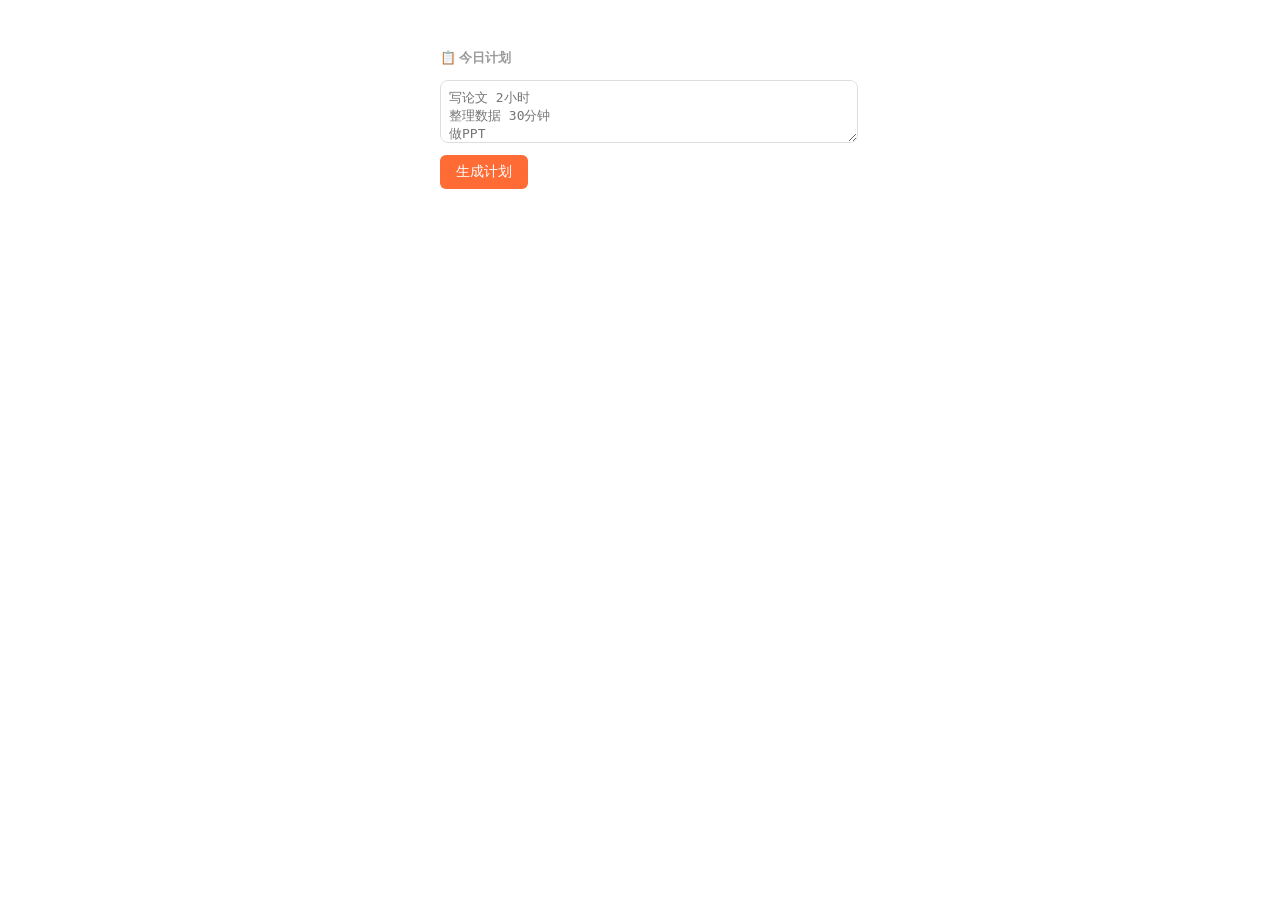
<file: plan_test.html>
<!DOCTYPE html>
<html>
<head><meta charset="UTF-8"><title>Plan Test</title>
<style>
.card{padding:16px;background:#fff;border-radius:12px;max-width:400px;margin:20px auto}
h3{font-size:13px;color:#999}
textarea{width:100%;border:1px solid #ddd;border-radius:8px;padding:8px;font-size:13px}
button{padding:8px 16px;border:none;border-radius:6px;background:#ff6b35;color:#fff;cursor:pointer;font-size:14px;margin-top:8px}
.plan-task{display:flex;align-items:center;gap:8px;padding:6px 0;font-size:13px;border-bottom:1px solid #eee}
.plan-task.done .task-name{text-decoration:line-through;color:#999}
.task-name{flex:1}.task-time{color:#999;font-size:11px}
</style></head>
<body>
<div class="card">
  <h3>📋 今日计划</h3>
  <textarea id="planInput" rows="3" placeholder="写论文 2小时&#10;整理数据 30分钟&#10;做PPT"></textarea>
  <button id="planGenerateBtn">生成计划</button>
  <div id="planList"></div>
  <div id="planSummary" style="display:none"><span id="planDone">0</span>/<span id="planTotal">0</span></div>
</div>

<script>
(function() {
  var planInput = document.getElementById('planInput');
  var planBtn = document.getElementById('planGenerateBtn');
  var planList = document.getElementById('planList');
  var planSummary = document.getElementById('planSummary');
  var planDone = document.getElementById('planDone');
  var planTotal = document.getElementById('planTotal');

  if (!planInput || !planBtn || !planList) {
    alert('DOM 缺失! planInput:'+!!planInput+' planBtn:'+!!planBtn+' planList:'+!!planList);
    return;
  }

  function parseDuration(text) {
    var m = text.match(/(\d+)\s*(小时|h|hour|hrs?)/i);
    if (m) return parseInt(m[1]) * 60;
    m = text.match(/(\d+)\s*(分钟|min|mins?)/i);
    if (m) return parseInt(m[1]);
    return 25;
  }

  function cleanName(line) {
    return line
      .replace(/^\d+[\.\\)、，,\s]+/, '')
      .replace(/\d+\s*(?:小时|h|hour|hrs?|分钟|min|mins?)\s*/gi, '')
      .replace(/^[-\\)\.\s、，,，]+/, '')
      .replace(/[-\s、，,，]+$/, '')
      .trim();
  }

  function parsePlan(text) {
    return text.split(/\r?\n/)
      .map(function(l) { return l.trim(); })
      .filter(function(l) { return l; })
      .map(function(line) {
        return { name: cleanName(line) || '任务', minutes: parseDuration(line), done: false };
      });
  }

  function renderTasks(tasks) {
    planList.innerHTML = '';
    tasks.forEach(function(task) {
      var div = document.createElement('div');
      div.className = 'plan-task' + (task.done ? ' done' : '');
      var cb = document.createElement('input');
      cb.type = 'checkbox';
      cb.checked = !!task.done;
      cb.onchange = function() {
        task.done = cb.checked;
        div.classList.toggle('done', task.done);
        updateSummary(tasks);
      };
      var ns = document.createElement('span');
      ns.className = 'task-name';
      ns.textContent = task.name;
      var ts = document.createElement('span');
      ts.className = 'task-time';
      ts.textContent = task.minutes + 'min';
      div.appendChild(cb); div.appendChild(ns); div.appendChild(ts);
      planList.appendChild(div);
    });
    updateSummary(tasks);
  }

  function updateSummary(tasks) {
    var done = tasks.filter(function(t) { return t.done; }).length;
    planDone.textContent = done;
    planTotal.textContent = tasks.length;
    planSummary.style.display = tasks.length > 0 ? '' : 'none';
  }

  planBtn.onclick = function() {
    var text = planInput.value.trim();
    if (!text) return alert('输入为空！');
    var tasks = parsePlan(text);
    if (tasks.length === 0) return alert('没解析到任务！');
    renderTasks(tasks);
    alert('✅ 生成了 ' + tasks.length + ' 条任务！');
  };
})();
</script>
</body>
</html>
</file>
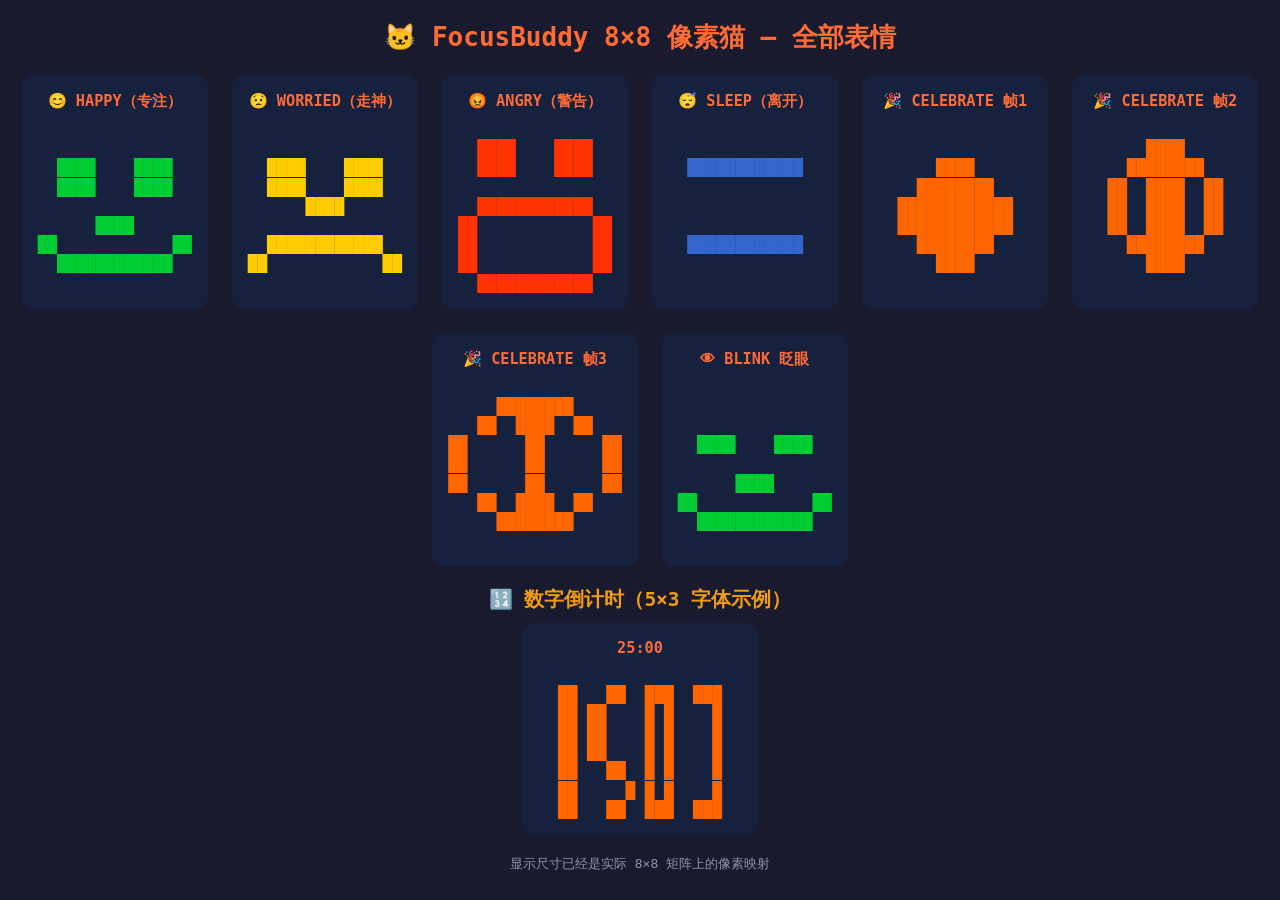
<file: docs/像素猫展示.html>
<!DOCTYPE html>
<html lang="zh-CN">
<head><meta charset="UTF-8"><title>FocusBuddy 像素猫</title>
<style>
*{margin:0;padding:0;box-sizing:border-box}
body{background:#1a1a2e;color:#e0e0e0;font-family:monospace;padding:20px;text-align:center}
h1{color:#ff6b35;margin-bottom:20px}
h2{color:#f39c12;margin:20px 0 10px}
.grid{display:flex;flex-wrap:wrap;gap:24px;justify-content:center}
.cat-card{background:#16213e;border-radius:12px;padding:16px}
.cat-card h3{margin-bottom:8px;color:#ff6b35}
pre{font-size:16px;line-height:1.2;color:#e0e0e0}
.color-demo{margin:10px 0;font-size:13px}
</style>
</head>
<body>
<h1>🐱 FocusBuddy 8×8 像素猫 — 全部表情</h1>
<div class="grid">

<div class="cat-card"><h3>😊 HAPPY（专注）</h3>
<pre>
<span style="color:#00cc33">
                
  ████    ████  
  ████    ████  
                
      ████      
██            ██
  ████████████  
                
</span></pre></div>

<div class="cat-card"><h3>😟 WORRIED（走神）</h3>
<pre><span style="color:#ffcc00">
                
  ████    ████  
  ████    ████  
      ████      
                
  ████████████  
██            ██
                
</span></pre></div>

<div class="cat-card"><h3>😡 ANGRY（警告）</h3>
<pre><span style="color:#ff3300">
  ████    ████  
  ████    ████  
                
  ████████████  
██            ██
██            ██
██            ██
  ████████████  
</span></pre></div>

<div class="cat-card"><h3>😴 SLEEP（离开）</h3>
<pre><span style="color:#3366cc">
                
  ████████████  
                
                
                
  ████████████  
                
                
</span></pre></div>

<div class="cat-card"><h3>🎉 CELEBRATE 帧1</h3>
<pre><span style="color:#ff6600">
                
      ████      
    ████████    
  ████████████  
  ████████████  
    ████████    
      ████      
                
</span></pre></div>

<div class="cat-card"><h3>🎉 CELEBRATE 帧2</h3>
<pre><span style="color:#ff6600">
      ████      
    ████████    
  ██  ████  ██  
  ██  ████  ██  
  ██  ████  ██  
    ████████    
      ████      
                
</span></pre></div>

<div class="cat-card"><h3>🎉 CELEBRATE 帧3</h3>
<pre><span style="color:#ff6600">
    ████████    
  ██  ████  ██  
██      ██      ██
██      ██      ██
██      ██      ██
  ██  ████  ██  
    ████████    
                
</span></pre></div>

<div class="cat-card"><h3>👁 BLINK 眨眼</h3>
<pre><span style="color:#00cc33">
                
                
  ████    ████  
                
      ████      
██            ██
  ████████████  
                
</span></pre></div>

</div>

<h2>🔢 数字倒计时（5×3 字体示例）</h2>
<div class="grid">
<div class="cat-card"><h3>25:00</h3>
<pre><span style="color:#ff6600">
  ██   ██  ███  ███  
  ██ ██    █ █    █  
  ██ ██    █ █    █  
  ██ ██    █ █    █  
  ██   ██  █ █    █  
  ██     █ █ █    █  
  ██   ██  ███  ███  
</span></pre></div>
</div>

<p style="margin-top:20px;color:#8892b0">显示尺寸已经是实际 8×8 矩阵上的像素映射</p>
</body>
</html>
</file>
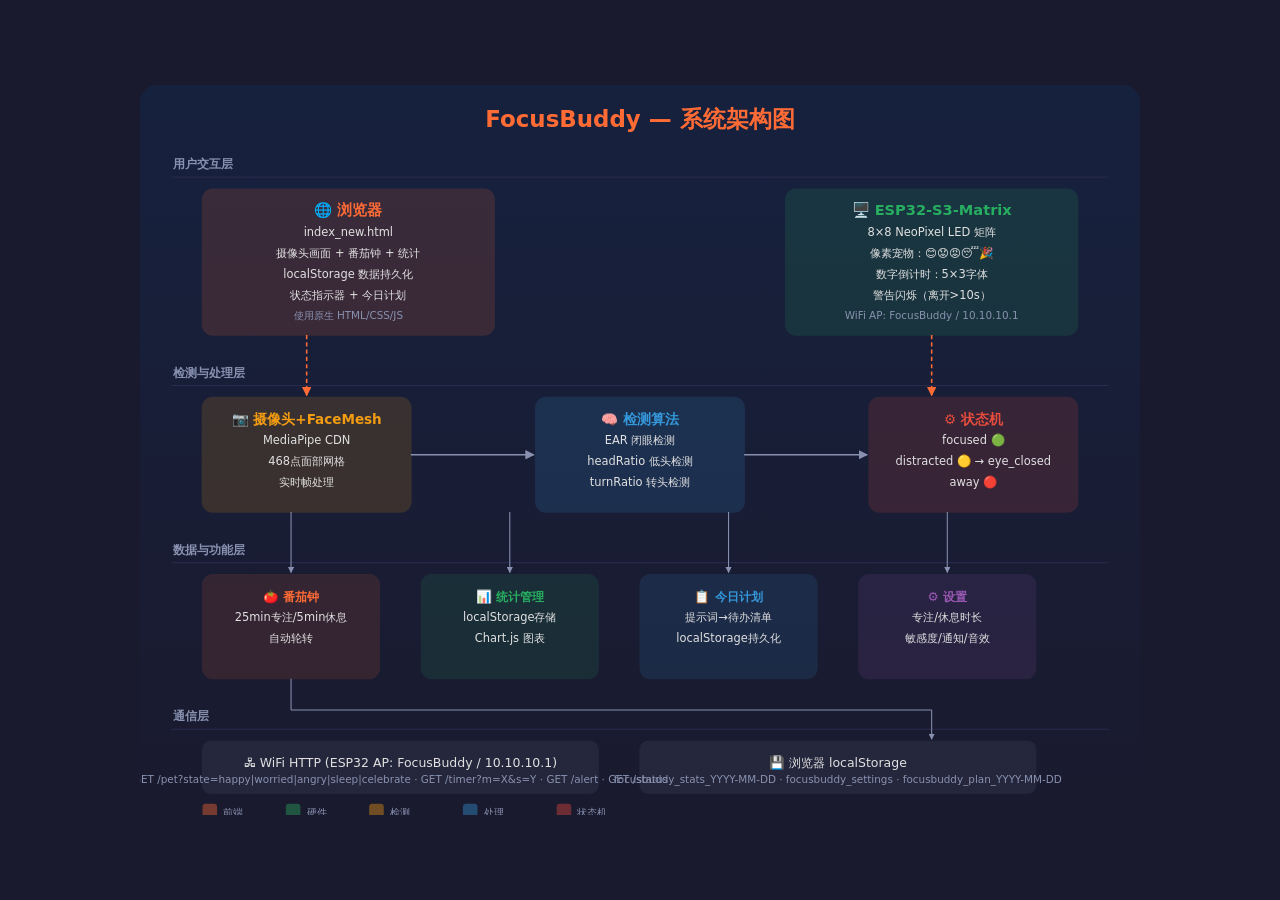
<file: docs/架构图.html>
<!DOCTYPE html>
<html lang="zh-CN">
<head>
<meta charset="UTF-8">
<meta name="viewport" content="width=device-width, initial-scale=1.0">
<title>FocusBuddy Architecture</title>
<style>
*{margin:0;padding:0;box-sizing:border-box}
body{background:#1a1a2e;display:flex;justify-content:center;align-items:center;min-height:100vh;font-family:'Segoe UI',system-ui,sans-serif}
svg{max-width:1000px;width:100%}
text{font-family:'Segoe UI',system-ui,sans-serif}
</style>
</head>
<body>
<svg viewBox="0 0 960 700" xmlns="http://www.w3.org/2000/svg">
  <defs>
    <marker id="arrow" viewBox="0 0 10 10" refX="9" refY="5" markerWidth="6" markerHeight="6" orient="auto">
      <path d="M0,0 L10,5 L0,10 Z" fill="#ff6b35"/>
    </marker>
    <marker id="arrow-gray" viewBox="0 0 10 10" refX="9" refY="5" markerWidth="6" markerHeight="6" orient="auto">
      <path d="M0,0 L10,5 L0,10 Z" fill="#8892b0"/>
    </marker>
    <linearGradient id="bg-grad" x1="0%" y1="0%" x2="0%" y2="100%">
      <stop offset="0%" stop-color="#16213e"/>
      <stop offset="100%" stop-color="#1a1a2e"/>
    </linearGradient>
  </defs>

  <!-- Background -->
  <rect width="960" height="700" fill="url(#bg-grad)" rx="16"/>

  <!-- Title -->
  <text x="480" y="40" text-anchor="middle" fill="#ff6b35" font-size="22" font-weight="700">FocusBuddy — 系统架构图</text>

  <!-- ====== LAYER 1: 用户交互层 ====== -->
  <text x="32" y="80" fill="#8892b0" font-size="12" font-weight="600" text-transform="uppercase">用户交互层</text>
  <rect x="30" y="88" width="900" height="1" fill="#2a2a4e"/>
  
  <!-- Browser Box -->
  <rect x="60" y="100" width="280" height="140" rx="10" fill="#ff6b35" opacity="0.15" stroke="#ff6b35" stroke-width="1.5"/>
  <text x="200" y="125" text-anchor="middle" fill="#ff6b35" font-size="14" font-weight="600">🌐 浏览器</text>
  <text x="200" y="145" text-anchor="middle" fill="#e0e0e0" font-size="11">index_new.html</text>
  <text x="200" y="165" text-anchor="middle" fill="#e0e0e0" font-size="11">摄像头画面 + 番茄钟 + 统计</text>
  <text x="200" y="185" text-anchor="middle" fill="#e0e0e0" font-size="11">localStorage 数据持久化</text>
  <text x="200" y="205" text-anchor="middle" fill="#e0e0e0" font-size="11">状态指示器 + 今日计划</text>
  <text x="200" y="225" text-anchor="middle" fill="#8892b0" font-size="10">使用原生 HTML/CSS/JS</text>

  <!-- ESP32 Matrix -->
  <rect x="620" y="100" width="280" height="140" rx="10" fill="#27ae60" opacity="0.15" stroke="#27ae60" stroke-width="1.5"/>
  <text x="760" y="125" text-anchor="middle" fill="#27ae60" font-size="14" font-weight="600">🖥️ ESP32-S3-Matrix</text>
  <text x="760" y="145" text-anchor="middle" fill="#e0e0e0" font-size="11">8×8 NeoPixel LED 矩阵</text>
  <text x="760" y="165" text-anchor="middle" fill="#e0e0e0" font-size="11">像素宠物：😊😟😡😴🎉</text>
  <text x="760" y="185" text-anchor="middle" fill="#e0e0e0" font-size="11">数字倒计时：5×3字体</text>
  <text x="760" y="205" text-anchor="middle" fill="#e0e0e0" font-size="11">警告闪烁（离开>10s）</text>
  <text x="760" y="225" text-anchor="middle" fill="#8892b0" font-size="10">WiFi AP: FocusBuddy / 10.10.10.1</text>

  <!-- ====== LAYER 2: 检测与处理层 ====== -->
  <text x="32" y="280" fill="#8892b0" font-size="12" font-weight="600">检测与处理层</text>
  <rect x="30" y="288" width="900" height="1" fill="#2a2a4e"/>

  <!-- MediaPipe -->
  <rect x="60" y="300" width="200" height="110" rx="10" fill="#f39c12" opacity="0.15" stroke="#f39c12" stroke-width="1.5"/>
  <text x="160" y="325" text-anchor="middle" fill="#f39c12" font-size="13" font-weight="600">📷 摄像头+FaceMesh</text>
  <text x="160" y="345" text-anchor="middle" fill="#e0e0e0" font-size="11">MediaPipe CDN</text>
  <text x="160" y="365" text-anchor="middle" fill="#e0e0e0" font-size="11">468点面部网格</text>
  <text x="160" y="385" text-anchor="middle" fill="#e0e0e0" font-size="11">实时帧处理</text>

  <!-- Detection Algorithms -->
  <rect x="380" y="300" width="200" height="110" rx="10" fill="#3498db" opacity="0.15" stroke="#3498db" stroke-width="1.5"/>
  <text x="480" y="325" text-anchor="middle" fill="#3498db" font-size="13" font-weight="600">🧠 检测算法</text>
  <text x="480" y="345" text-anchor="middle" fill="#e0e0e0" font-size="11">EAR 闭眼检测</text>
  <text x="480" y="365" text-anchor="middle" fill="#e0e0e0" font-size="11">headRatio 低头检测</text>
  <text x="480" y="385" text-anchor="middle" fill="#e0e0e0" font-size="11">turnRatio 转头检测</text>

  <!-- State Machine -->
  <rect x="700" y="300" width="200" height="110" rx="10" fill="#e74c3c" opacity="0.15" stroke="#e74c3c" stroke-width="1.5"/>
  <text x="800" y="325" text-anchor="middle" fill="#e74c3c" font-size="13" font-weight="600">⚙️ 状态机</text>
  <text x="800" y="345" text-anchor="middle" fill="#e0e0e0" font-size="11">focused 🟢</text>
  <text x="800" y="365" text-anchor="middle" fill="#e0e0e0" font-size="11">distracted 🟡 → eye_closed</text>
  <text x="800" y="385" text-anchor="middle" fill="#e0e0e0" font-size="11">away 🔴</text>

  <!-- ====== LAYER 3: 数据与功能层 ====== -->
  <text x="32" y="450" fill="#8892b0" font-size="12" font-weight="600">数据与功能层</text>
  <rect x="30" y="458" width="900" height="1" fill="#2a2a4e"/>

  <!-- Pomodoro -->
  <rect x="60" y="470" width="170" height="100" rx="10" fill="#ff6b35" opacity="0.12" stroke="#ff6b35" stroke-width="1"/>
  <text x="145" y="495" text-anchor="middle" fill="#ff6b35" font-size="12" font-weight="600">🍅 番茄钟</text>
  <text x="145" y="515" text-anchor="middle" fill="#e0e0e0" font-size="11">25min专注/5min休息</text>
  <text x="145" y="535" text-anchor="middle" fill="#e0e0e0" font-size="11">自动轮转</text>

  <!-- Stats -->
  <rect x="270" y="470" width="170" height="100" rx="10" fill="#27ae60" opacity="0.12" stroke="#27ae60" stroke-width="1"/>
  <text x="355" y="495" text-anchor="middle" fill="#27ae60" font-size="12" font-weight="600">📊 统计管理</text>
  <text x="355" y="515" text-anchor="middle" fill="#e0e0e0" font-size="11">localStorage存储</text>
  <text x="355" y="535" text-anchor="middle" fill="#e0e0e0" font-size="11">Chart.js 图表</text>

  <!-- Planner -->
  <rect x="480" y="470" width="170" height="100" rx="10" fill="#3498db" opacity="0.12" stroke="#3498db" stroke-width="1"/>
  <text x="565" y="495" text-anchor="middle" fill="#3498db" font-size="12" font-weight="600">📋 今日计划</text>
  <text x="565" y="515" text-anchor="middle" fill="#e0e0e0" font-size="11">提示词→待办清单</text>
  <text x="565" y="535" text-anchor="middle" fill="#e0e0e0" font-size="11">localStorage持久化</text>

  <!-- Settings -->
  <rect x="690" y="470" width="170" height="100" rx="10" fill="#9b59b6" opacity="0.12" stroke="#9b59b6" stroke-width="1"/>
  <text x="775" y="495" text-anchor="middle" fill="#9b59b6" font-size="12" font-weight="600">⚙️ 设置</text>
  <text x="775" y="515" text-anchor="middle" fill="#e0e0e0" font-size="11">专注/休息时长</text>
  <text x="775" y="535" text-anchor="middle" fill="#e0e0e0" font-size="11">敏感度/通知/音效</text>

  <!-- ====== LAYER 4: 通信层 ====== -->
  <text x="32" y="610" fill="#8892b0" font-size="12" font-weight="600">通信层</text>
  <rect x="30" y="618" width="900" height="1" fill="#2a2a4e"/>

  <rect x="60" y="630" width="380" height="50" rx="8" fill="#8892b0" opacity="0.1" stroke="#8892b0" stroke-width="1"/>
  <text x="250" y="655" text-anchor="middle" fill="#e0e0e0" font-size="12">🖧 WiFi HTTP (ESP32 AP: FocusBuddy / 10.10.10.1)</text>
  <text x="250" y="670" text-anchor="middle" fill="#8892b0" font-size="10">GET /pet?state=happy|worried|angry|sleep|celebrate · GET /timer?m=X&s=Y · GET /alert · GET /status</text>

  <rect x="480" y="630" width="380" height="50" rx="8" fill="#8892b0" opacity="0.1" stroke="#8892b0" stroke-width="1"/>
  <text x="670" y="655" text-anchor="middle" fill="#e0e0e0" font-size="12">💾 浏览器 localStorage</text>
  <text x="670" y="670" text-anchor="middle" fill="#8892b0" font-size="10">focusbuddy_stats_YYYY-MM-DD · focusbuddy_settings · focusbuddy_plan_YYYY-MM-DD</text>

  <!-- ====== Arrow connections L1 → L2 ====== -->
  <line x1="160" y1="240" x2="160" y2="298" stroke="#ff6b35" stroke-width="1.5" marker-end="url(#arrow)" stroke-dasharray="4,3"/>
  <line x1="760" y1="240" x2="760" y2="298" stroke="#ff6b35" stroke-width="1.5" marker-end="url(#arrow)" stroke-dasharray="4,3"/>

  <!-- L2 internal -->
  <line x1="260" y1="355" x2="378" y2="355" stroke="#8892b0" stroke-width="1.5" marker-end="url(#arrow-gray)"/>
  <line x1="580" y1="355" x2="698" y2="355" stroke="#8892b0" stroke-width="1.5" marker-end="url(#arrow-gray)"/>

  <!-- L2 → L3 -->
  <line x1="145" y1="410" x2="145" y2="468" stroke="#8892b0" stroke-width="1" marker-end="url(#arrow-gray)"/>
  <line x1="355" y1="410" x2="355" y2="468" stroke="#8892b0" stroke-width="1" marker-end="url(#arrow-gray)"/>
  <line x1="565" y1="410" x2="565" y2="468" stroke="#8892b0" stroke-width="1" marker-end="url(#arrow-gray)"/>
  <line x1="775" y1="410" x2="775" y2="468" stroke="#8892b0" stroke-width="1" marker-end="url(#arrow-gray)"/>

  <!-- L3 → ESP32 -->
  <line x1="145" y1="570" x2="145" y2="600" stroke="#8892b0" stroke-width="1"/>
  <line x1="145" y1="600" x2="760" y2="600" stroke="#8892b0" stroke-width="1"/>
  <line x1="760" y1="600" x2="760" y2="628" stroke="#8892b0" stroke-width="1" marker-end="url(#arrow-gray)"/>

  <!-- Legend -->
  <rect x="60" y="690" width="14" height="14" rx="3" fill="#ff6b35" opacity="0.4"/>
  <text x="80" y="702" fill="#8892b0" font-size="10">前端</text>
  <rect x="140" y="690" width="14" height="14" rx="3" fill="#27ae60" opacity="0.4"/>
  <text x="160" y="702" fill="#8892b0" font-size="10">硬件</text>
  <rect x="220" y="690" width="14" height="14" rx="3" fill="#f39c12" opacity="0.4"/>
  <text x="240" y="702" fill="#8892b0" font-size="10">检测</text>
  <rect x="310" y="690" width="14" height="14" rx="3" fill="#3498db" opacity="0.4"/>
  <text x="330" y="702" fill="#8892b0" font-size="10">处理</text>
  <rect x="400" y="690" width="14" height="14" rx="3" fill="#e74c3c" opacity="0.4"/>
  <text x="420" y="702" fill="#8892b0" font-size="10">状态机</text>
</svg>
</body>
</html>
</file>
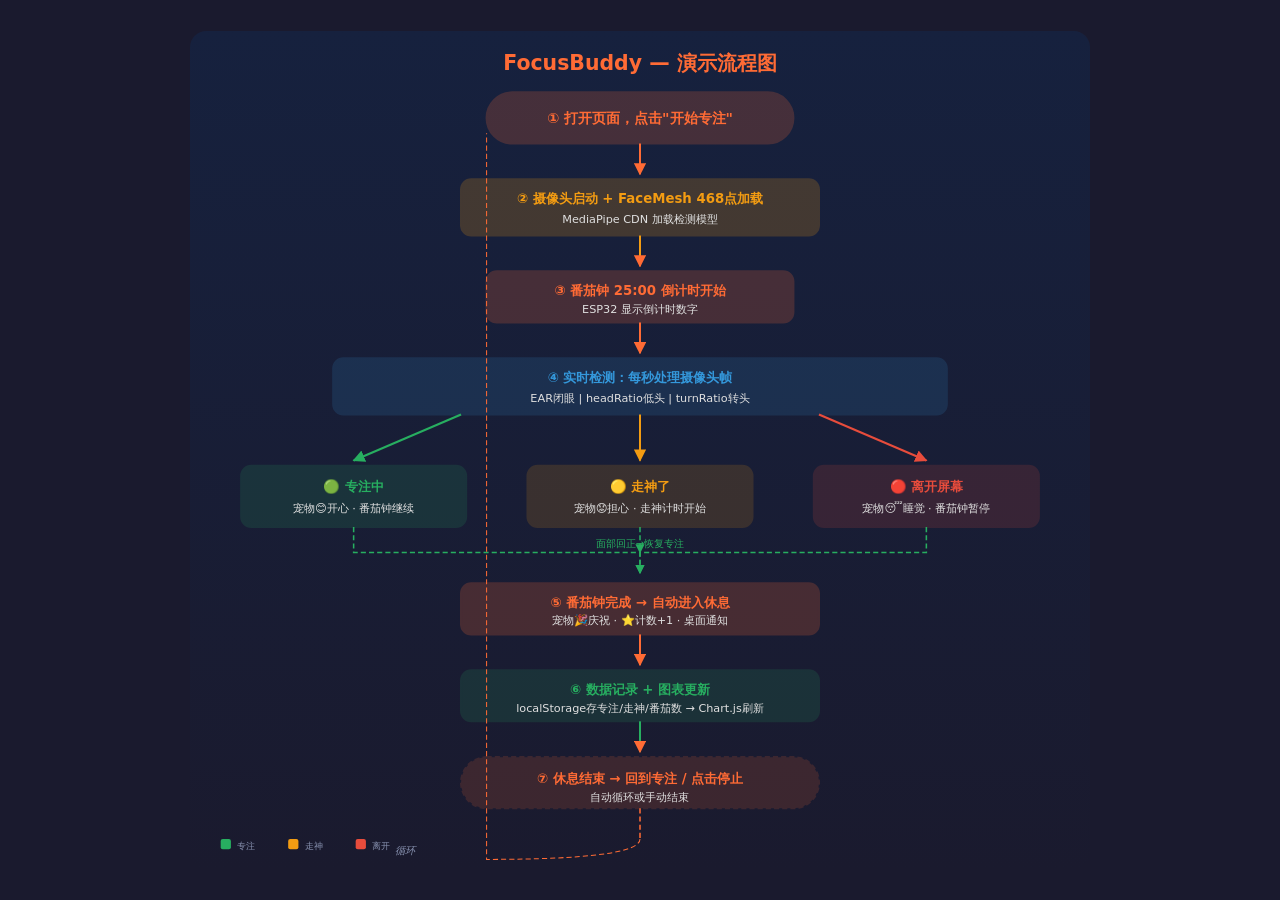
<file: docs/演示流程图.html>
<!DOCTYPE html>
<html lang="zh-CN">
<head>
<meta charset="UTF-8">
<meta name="viewport" content="width=device-width, initial-scale=1.0">
<title>FocusBuddy Demo Flow</title>
<style>
*{margin:0;padding:0;box-sizing:border-box}
body{background:#1a1a2e;display:flex;justify-content:center;align-items:center;min-height:100vh;font-family:'Segoe UI',system-ui,sans-serif}
svg{max-width:900px;width:100%}
</style>
</head>
<body>
<svg viewBox="0 0 880 820" xmlns="http://www.w3.org/2000/svg">
  <defs>
    <marker id="arrow" viewBox="0 0 10 10" refX="9" refY="5" markerWidth="6" markerHeight="6" orient="auto">
      <path d="M0,0 L10,5 L0,10 Z" fill="#ff6b35"/>
    </marker>
    <marker id="arrow-green" viewBox="0 0 10 10" refX="9" refY="5" markerWidth="6" markerHeight="6" orient="auto">
      <path d="M0,0 L10,5 L0,10 Z" fill="#27ae60"/>
    </marker>
    <marker id="arrow-yellow" viewBox="0 0 10 10" refX="9" refY="5" markerWidth="6" markerHeight="6" orient="auto">
      <path d="M0,0 L10,5 L0,10 Z" fill="#f39c12"/>
    </marker>
    <marker id="arrow-red" viewBox="0 0 10 10" refX="9" refY="5" markerWidth="6" markerHeight="6" orient="auto">
      <path d="M0,0 L10,5 L0,10 Z" fill="#e74c3c"/>
    </marker>
    <linearGradient id="bg" x1="0%" y1="0%" x2="0%" y2="100%">
      <stop offset="0%" stop-color="#16213e"/>
      <stop offset="100%" stop-color="#1a1a2e"/>
    </linearGradient>
  </defs>

  <rect width="880" height="820" fill="url(#bg)" rx="16"/>

  <text x="440" y="38" text-anchor="middle" fill="#ff6b35" font-size="20" font-weight="700">FocusBuddy — 演示流程图</text>

  <!-- ====== Step 1: User opens page ====== -->
  <rect x="290" y="60" width="300" height="50" rx="25" fill="#ff6b35" opacity="0.2" stroke="#ff6b35" stroke-width="2"/>
  <text x="440" y="90" text-anchor="middle" fill="#ff6b35" font-size="14" font-weight="600">① 打开页面，点击"开始专注"</text>

  <line x1="440" y1="110" x2="440" y2="140" stroke="#ff6b35" stroke-width="2" marker-end="url(#arrow)"/>

  <!-- ====== Step 2: Camera + FaceMesh ====== -->
  <rect x="265" y="145" width="350" height="55" rx="10" fill="#f39c12" opacity="0.2" stroke="#f39c12" stroke-width="2"/>
  <text x="440" y="168" text-anchor="middle" fill="#f39c12" font-size="13" font-weight="600">② 摄像头启动 + FaceMesh 468点加载</text>
  <text x="440" y="188" text-anchor="middle" fill="#e0e0e0" font-size="11">MediaPipe CDN 加载检测模型</text>

  <line x1="440" y1="200" x2="440" y2="230" stroke="#f39c12" stroke-width="2" marker-end="url(#arrow)"/>

  <!-- ====== Step 3: Timer starts ====== -->
  <rect x="290" y="235" width="300" height="50" rx="10" fill="#ff6b35" opacity="0.2" stroke="#ff6b35" stroke-width="2"/>
  <text x="440" y="258" text-anchor="middle" fill="#ff6b35" font-size="13" font-weight="600">③ 番茄钟 25:00 倒计时开始</text>
  <text x="440" y="276" text-anchor="middle" fill="#e0e0e0" font-size="11">ESP32 显示倒计时数字</text>

  <line x1="440" y1="285" x2="440" y2="315" stroke="#ff6b35" stroke-width="2" marker-end="url(#arrow)"/>

  <!-- ====== Step 4: Detection loop ====== -->
  <rect x="140" y="320" width="600" height="55" rx="10" fill="#3498db" opacity="0.15" stroke="#3498db" stroke-width="2"/>
  <text x="440" y="343" text-anchor="middle" fill="#3498db" font-size="13" font-weight="600">④ 实时检测：每秒处理摄像头帧</text>
  <text x="440" y="363" text-anchor="middle" fill="#e0e0e0" font-size="11">EAR闭眼 | headRatio低头 | turnRatio转头</text>

  <!-- Branch: focused -->
  <line x1="265" y1="375" x2="160" y2="420" stroke="#27ae60" stroke-width="2" marker-end="url(#arrow-green)"/>

  <rect x="50" y="425" width="220" height="60" rx="10" fill="#27ae60" opacity="0.15" stroke="#27ae60" stroke-width="2"/>
  <text x="160" y="450" text-anchor="middle" fill="#27ae60" font-size="13" font-weight="600">🟢 专注中</text>
  <text x="160" y="470" text-anchor="middle" fill="#e0e0e0" font-size="11">宠物😊开心 · 番茄钟继续</text>

  <!-- Branch: distracted -->
  <line x1="440" y1="375" x2="440" y2="420" stroke="#f39c12" stroke-width="2" marker-end="url(#arrow-yellow)"/>

  <rect x="330" y="425" width="220" height="60" rx="10" fill="#f39c12" opacity="0.15" stroke="#f39c12" stroke-width="2"/>
  <text x="440" y="450" text-anchor="middle" fill="#f39c12" font-size="13" font-weight="600">🟡 走神了</text>
  <text x="440" y="470" text-anchor="middle" fill="#e0e0e0" font-size="11">宠物😟担心 · 走神计时开始</text>

  <!-- Branch: away -->
  <line x1="615" y1="375" x2="720" y2="420" stroke="#e74c3c" stroke-width="2" marker-end="url(#arrow-red)"/>

  <rect x="610" y="425" width="220" height="60" rx="10" fill="#e74c3c" opacity="0.15" stroke="#e74c3c" stroke-width="2"/>
  <text x="720" y="450" text-anchor="middle" fill="#e74c3c" font-size="13" font-weight="600">🔴 离开屏幕</text>
  <text x="720" y="470" text-anchor="middle" fill="#e0e0e0" font-size="11">宠物😴睡觉 · 番茄钟暂停</text>

  <!-- Return arrow from away/distracted → focused -->
  <path d="M160,485 L160,510 L440,510 L440,530" stroke="#27ae60" stroke-width="1.5" fill="none" stroke-dasharray="5,3" marker-end="url(#arrow-green)"/>
  <path d="M440,485 L440,510" stroke="#27ae60" stroke-width="1.5" fill="none" stroke-dasharray="5,3" marker-end="url(#arrow-green)"/>
  <path d="M720,485 L720,510 L440,510 L440,530" stroke="#27ae60" stroke-width="1.5" fill="none" stroke-dasharray="5,3" marker-end="url(#arrow-green)"/>
  <text x="440" y="505" text-anchor="middle" fill="#27ae60" font-size="10">面部回正→恢复专注</text>

  <!-- ====== Step 5: Pomodoro Complete ====== -->
  <rect x="265" y="540" width="350" height="50" rx="10" fill="#ff6b35" opacity="0.2" stroke="#ff6b35" stroke-width="2"/>
  <text x="440" y="563" text-anchor="middle" fill="#ff6b35" font-size="13" font-weight="600">⑤ 番茄钟完成 → 自动进入休息</text>
  <text x="440" y="580" text-anchor="middle" fill="#e0e0e0" font-size="11">宠物🎉庆祝 · ⭐计数+1 · 桌面通知</text>

  <line x1="440" y1="590" x2="440" y2="620" stroke="#ff6b35" stroke-width="2" marker-end="url(#arrow)"/>

  <!-- ====== Step 6: Data Recording ====== -->
  <rect x="265" y="625" width="350" height="50" rx="10" fill="#27ae60" opacity="0.15" stroke="#27ae60" stroke-width="2"/>
  <text x="440" y="648" text-anchor="middle" fill="#27ae60" font-size="13" font-weight="600">⑥ 数据记录 + 图表更新</text>
  <text x="440" y="666" text-anchor="middle" fill="#e0e0e0" font-size="11">localStorage存专注/走神/番茄数 → Chart.js刷新</text>

  <line x1="440" y1="675" x2="440" y2="705" stroke="#27ae60" stroke-width="2" marker-end="url(#arrow)"/>

  <!-- ====== Step 7: Back to start or done ====== -->
  <rect x="265" y="710" width="350" height="50" rx="25" fill="#ff6b35" opacity="0.15" stroke="#ff6b35" stroke-width="2" stroke-dasharray="5,3"/>
  <text x="440" y="735" text-anchor="middle" fill="#ff6b35" font-size="13" font-weight="600">⑦ 休息结束 → 回到专注 / 点击停止</text>
  <text x="440" y="753" text-anchor="middle" fill="#e0e0e0" font-size="11">自动循环或手动结束</text>

  <line x1="440" y1="760" x2="440" y2="790" stroke="#ff6b35" stroke-width="1.5" stroke-dasharray="5,3"/>
  <path d="M440,790 Q440,810 290,810 L290,100" stroke="#ff6b35" stroke-width="1" fill="none" stroke-dasharray="5,3"/>
  <text x="200" y="805" fill="#8892b0" font-size="10" font-style="italic">循环</text>

  <!-- Legend -->
  <rect x="30" y="790" width="10" height="10" rx="2" fill="#27ae60"/>
  <text x="46" y="800" fill="#8892b0" font-size="9">专注</text>
  <rect x="96" y="790" width="10" height="10" rx="2" fill="#f39c12"/>
  <text x="112" y="800" fill="#8892b0" font-size="9">走神</text>
  <rect x="162" y="790" width="10" height="10" rx="2" fill="#e74c3c"/>
  <text x="178" y="800" fill="#8892b0" font-size="9">离开</text>
</svg>
</body>
</html>
</file>
